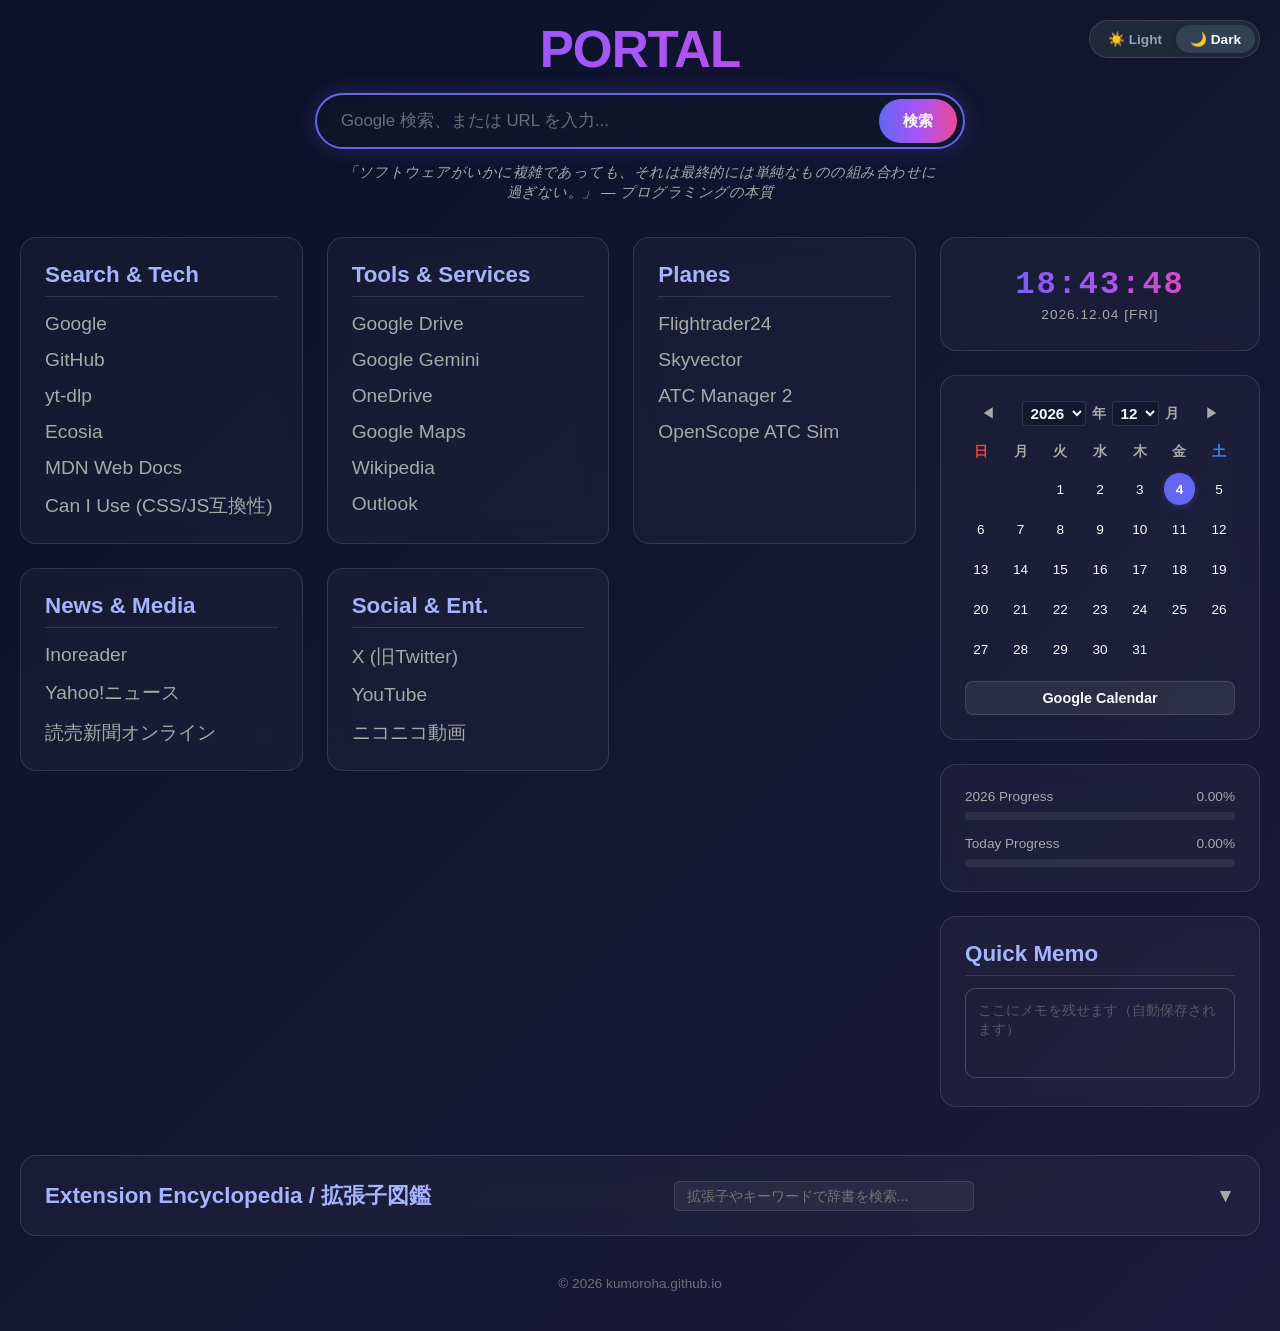
<file: index.html>
<!DOCTYPE html>
<html lang="ja">
<head>
    <meta charset="UTF-8">
    <meta name="viewport" content="width=device-width, initial-scale=1.0">
    <title>Portal Page</title>
    <link rel="stylesheet" href="style.css">
</head>
<body>

    <div class="container">
        <div class="theme-switch-container">
            <button class="theme-btn" id="btnThemeLight">☀️ Light</button>
            <button class="theme-btn" id="btnThemeDark">🌙 Dark</button>
        </div>

        <header>
            <div class="logo">PORTAL</div>
            <div class="search-container">
                <form action="https://www.google.com/search" method="get" target="_blank" class="search-form" id="searchForm">
                    <input type="text" name="q" class="search-input" placeholder="Google 検索、または URL を入力..." autocomplete="off" autofocus>
                    <button type="submit" class="search-button">検索</button>
                </form>
            </div>
            
            <div class="quote-container">
                <p class="quote-text" id="quoteDisplay" title="クリックで別の名言に変更します"></p>
            </div>
        </header>

        <div class="main-layout">
            
            <main class="links-grid">
                
                <div class="category-card">
                    <h2 class="card-title">Search & Tech</h2>
                    <ul class="link-list">
                        <li class="link-item"><a href="https://www.google.com/" target="_blank">Google</a></li>
                        <li class="link-item"><a href="https://github.com/" target="_blank">GitHub</a></li>
                        <li class="link-item"><a href="https://colab.research.google.com/drive/1kxpWt8bKuW-r5UoVAQG9DfjXNrbsHipR" target="_blank">yt-dlp</a></li>
                        <li class="link-item"><a href="https://www.ecosia.org/" target="_blank">Ecosia</a></li>
                        <li class="link-item"><a href="https://developer.mozilla.org/ja/" target="_blank">MDN Web Docs</a></li>
                        <li class="link-item"><a href="https://caniuse.com/" target="_blank">Can I Use (CSS/JS互換性)</a></li>
                    </ul>
                </div>

                <div class="category-card">
                    <h2 class="card-title">Tools & Services</h2>
                    <ul class="link-list">
                        <li class="link-item"><a href="https://drive.google.com/drive/my-drive" target="_blank">Google Drive</a></li>
                        <li class="link-item"><a href="https://gemini.google.com/" target="_blank">Google Gemini</a></li>
                        <li class="link-item"><a href="https://onedrive.live.com/" target="_blank">OneDrive</a></li>
                        <li class="link-item"><a href="https://maps.google.com" target="_blank">Google Maps</a></li>
                        <li class="link-item"><a href="https://www.wikipedia.org" target="_blank">Wikipedia</a></li>
                        <li class="link-item"><a href="https://outlook.live.com/" target="_blank">Outlook</a></li>
                    </ul>
                </div>

                <div class="category-card">
                    <h2 class="card-title">Planes</h2>
                    <ul class="link-list">
                        <li class="link-item"><a href="https://flightrader24.com/" target="_blank">Flightrader24</a></li>
                        <li class="link-item"><a href="https://skyvector.com/" target="_blank">Skyvector</a></li>
                        <li class="link-item"><a href="https://esstudio.site/atc-manager-2/#/" target="_blank">ATC Manager 2</a></li>
                        <li class="link-item"><a href="https://www.openscope.co/" target="_blank">OpenScope ATC Sim</a></li>
                    </ul>
                </div>

                <div class="category-card">
                    <h2 class="card-title">News & Media</h2>
                    <ul class="link-list">
                        <li class="link-item"><a href="https://inoreader.com/" target="_blank">Inoreader</a></li>
                        <li class="link-item"><a href="https://news.yahoo.co.jp/" target="_blank">Yahoo!ニュース</a></li>
                        <li class="link-item"><a href="https://yomiuri.co.jp/" target="_blank">読売新聞オンライン</a></li>
                    </ul>
                </div>

                <div class="category-card">
                    <h2 class="card-title">Social & Ent.</h2>
                    <ul class="link-list">
                        <li class="link-item"><a href="https://x.com/" target="_blank">X (旧Twitter)</a></li>
                        <li class="link-item"><a href="https://www.youtube.com/" target="_blank">YouTube</a></li>
                        <li class="link-item"><a href="https://www.nicovideo.jp/" target="_blank">ニコニコ動画</a></li>
                    </ul>
                </div>

            </main>

            <aside class="sidebar-area">

                <div class="sidebar-card">
                    <div class="clock-container">
                        <div class="clock-time" id="clockTime">00:00:00</div>
                        <div class="clock-date" id="clockDate">----/--/-- ( - )</div>
                    </div>
                </div>
                
                <div class="sidebar-card">
                    <div class="calendar-header-container">
                        <button class="cal-btn" id="prevMonthBtn" title="前の月へ">◀</button>
                        <a href="https://calendar.google.com" target="_blank" class="calendar-link" id="calendarLink" title="クリックで当月へリセット / 新規タブでGoogleカレンダーを起動">2026年 05月</a>
                        <button class="cal-btn" id="nextMonthBtn" title="次の月へ">▶</button>
                    </div>
                    <div class="calendar-grid" id="calendarGrid">
                        <div class="weekday">日</div>
                        <div class="weekday">月</div>
                        <div class="weekday">火</div>
                        <div class="weekday">水</div>
                        <div class="weekday">木</div>
                        <div class="weekday">金</div>
                        <div class="weekday">土</div>
                    </div>
                </div>

                <div class="sidebar-card">
                    <div class="progress-meta">
                        <span id="progressYearText">2026 Progress</span>
                        <span id="progressPercent">0.00%</span>
                    </div>
                    <div class="progress-bar-container" style="margin-bottom: 16px;">
                        <div class="progress-bar-fill" id="progressBarFill"></div>
                    </div>

                    <div class="progress-meta">
                        <span>Today Progress</span>
                        <span id="progressDayPercent">0.00%</span>
                    </div>
                    <div class="progress-bar-container">
                        <div class="progress-bar-fill" id="progressBarDayFill"></div>
                    </div>
                </div>

                <div class="sidebar-card">
                    <h2 class="card-title" style="margin-bottom: 12px;">Quick Memo</h2>
                    <textarea class="memo-textarea" id="quickMemo" placeholder="ここにメモを残せます（自動保存されます）"></textarea>
                </div>

            </aside>

            <div class="category-card extension-encyclopedia-card" style="margin-top: 24px; width: 100%; box-sizing: border-box;">
                <div id="extHeader" style="display: flex; justify-content: space-between; align-items: center; user-select: none;">
                    <h2 class="card-title" style="margin-bottom: 0; border-bottom: none; padding-bottom: 0; cursor: pointer;">Extension Encyclopedia / 拡張子図鑑</h2>
                    
                    <div style="flex-grow: 1; max-width: 300px; margin: 0 24px;">
                        <input type="text" id="extSearchInput" placeholder="拡張子やキーワードで辞書を検索..." 
                               style="width: 100%; padding: 6px 12px; font-size: 0.9rem; border: 1px solid var(--card-border); border-radius: 6px; background: rgba(255, 255, 255, 0.05); color: var(--text-main); outline: none; transition: border-color 0.3s;">
                    </div>

                    <span id="extToggleIcon" style="font-size: 1.2rem; color: var(--text-muted); transition: transform 0.3s ease; cursor: pointer;">▼</span>
                </div>
                
                <div id="extContent" style="max-height: 0; overflow: hidden; transition: max-height 0.4s ease-in-out, margin-top 0.4s ease;">
                    <div id="extGrid" style="padding-top: 16px; border-top: 1px solid var(--card-border);">
                    </div>
                </div>
            </div>

        </div> </div> <footer>
        © 2026 kumoroha.github.io
    </footer>

    <script src="hairetsu.js?v="225"></script>
    <script src="script.js?v=225"></script>
</body>
</html>
</file>
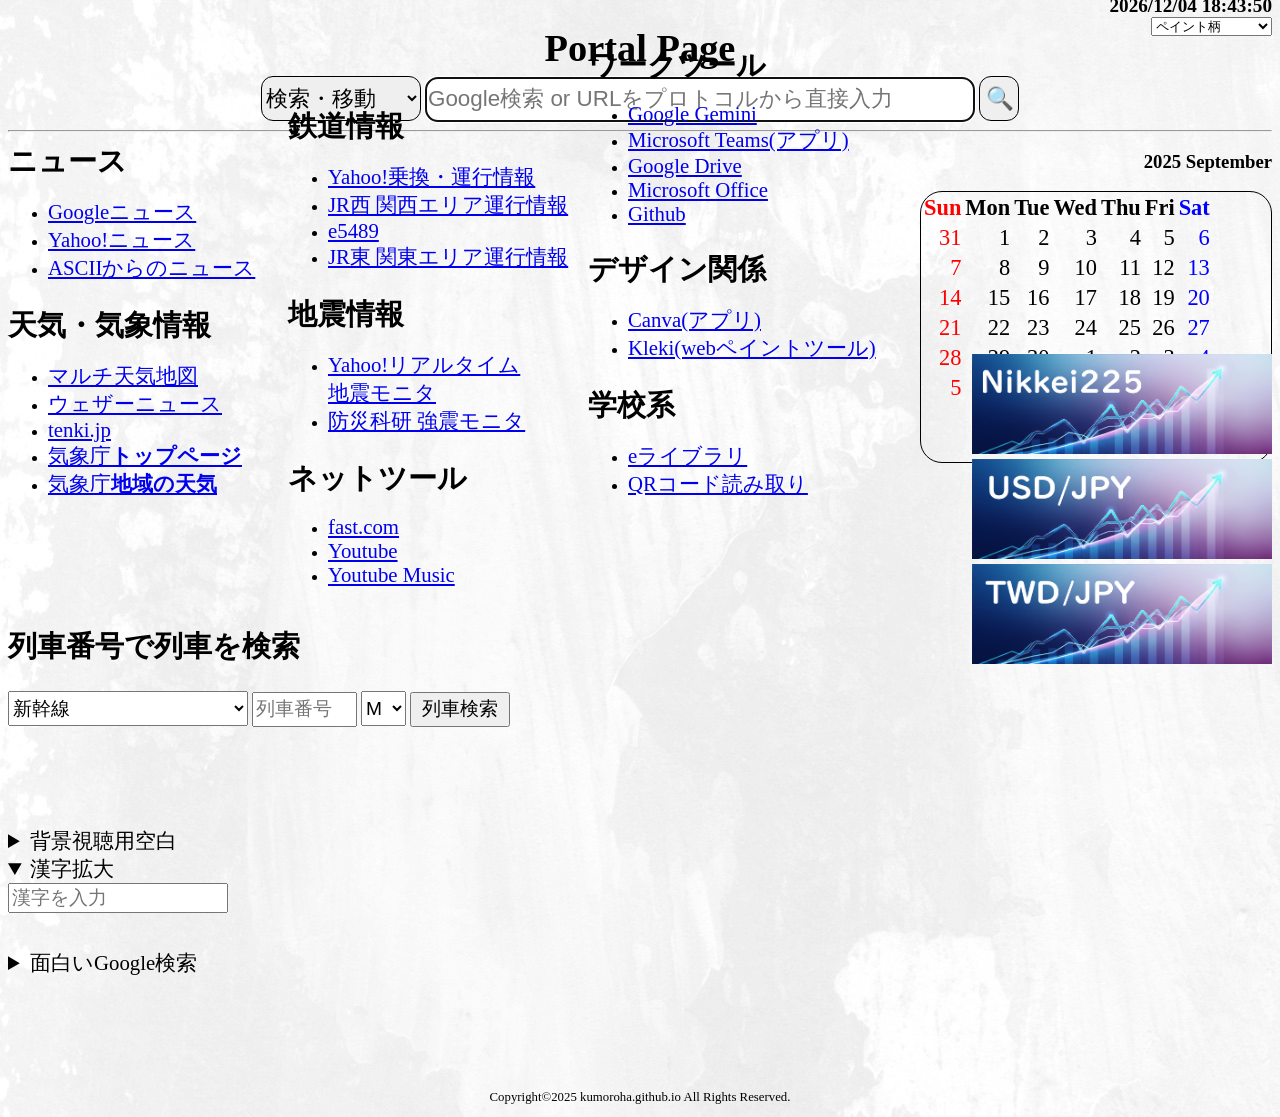
<file: old.html>
<!DOCTYPE html>
<html lang="ja">
    <head>
        <meta name="viewport" content="width=device-width", initial-scale="1.0">
        <meta charset="UTF-8">
        <link rel="stylesheet" href="portal.css"/>
        <title>Portal</title>
    </head>
    <body><!--background="rem2.png"-->
        <h1 id="midashi">Portal&nbsp;Page</h1>
        <h2 id="time"></h2>
        <div id="haikeis">
            <select id="haikei">
                <option value="rem-zero">レム[ゼロから]</option>
                <option value="rem">レム[ノーマル]</option>
                <!--<option value="rem-d">レム[ダブル]</option>-->
                <option value="paint" selected>ペイント柄</option>
                <option value="white">真っ白[背景なし]</option>
                <option value="custom">カスタム</option>
            </select>
        </div>
        <div id="kensaku">
            <select id="sentaku">
                <option value="search">検索・移動</option>
                <option value="realtime">リアルタイム (X)</option>
                <option value="gyotakun">魚拓(名前)</option>
                <option value="gyotaku">魚拓(URL)</option>
                <option value="tashiro">起動</option>
            </select>
            <input type="search" id="searchbox" placeholder="Google検索&nbsp;or&nbsp;URLをプロトコルから直接入力" list="aucomp" autocomplete="off">
            <div id="yosoku" tabindex="-1"></div>
            <input type="button" id="searchbtn" value="🔍" onclick="search()">
        </div>

        <hr>

        <div id="calmid">
            <h3>2025&nbsp;September</h3>
            <div id="calender">
                <table>
                    <tr>
                        <th class="sun">Sun</th>
                        <th>Mon</th>
                        <th>Tue</th>
                        <th>Wed</th>
                        <th>Thu</th>
                        <th>Fri</th>
                        <th class="sat">Sat</th>
                    </tr>
                    <tr>
                        <td class="sun">31</td>
                        <td>1</td>
                        <td>2</td>
                        <td>3</td>
                        <td>4</td>
                        <td>5</td>
                        <td class="sat">6</td>
                    </tr>
                    <tr>
                        <td class="sun">7</td>
                        <td>8</td>
                        <td>9</td>
                        <td>10</td>
                        <td>11</td>
                        <td>12</td>
                        <td class="sat">13</td>
                    </tr>
                    <tr>
                        <td class="sun">14</td>
                        <td>15</td>
                        <td>16</td>
                        <td>17</td>
                        <td>18</td>
                        <td>19</td>
                        <td class="sat">20</td>
                    </tr>
                    <tr>
                        <td class="sun">21</td>
                        <td>22</td>
                        <td>23</td>
                        <td>24</td>
                        <td>25</td>
                        <td>26</td>
                        <td class="sat">27</td>
                    </tr>
                    <tr>
                        <td class="sun">28</td>
                        <td>29</td>
                        <td>30</td>
                        <td>1</td>
                        <td>2</td>
                        <td>3</td>
                        <td class="sat">4</td>
                    </tr>
                    <tr>
                        <td class="sun">5</td>
                        <td>6</td>
                        <td>7</td>
                        <td>8</td>
                        <td>9</td>
                        <td>10</td>
                        <td class="sat">11</td>
                    </tr>
                </table>
            </div>
        </div>

        <div class="links">

            <div id="newslinks">
                <h2>ニュース</h2>
                <ul>
                    <li><a href="https://news.google.com/" target="_blank">Googleニュース</a></li>
                    <li><a href="https://news.yahoo.co.jp/" target="_blank">Yahoo!ニュース</a></li>
                    <li><a href="#ascii">ASCIIからのニュース</a></li>
                </ul>
            </div>

            <div id="tenkilinks">
                <h2>天気・気象情報</h2>
                <ul>
                    <li><a href="leaflet/weather.html" target="_blank">マルチ天気地図</a></li>
                    <li><a href="https://weathernews.jp/" target="_blank">ウェザーニュース</a></li>
                    <li><a href="https://tenki.jp/" target="_blank">tenki.jp</a></li>
                    <li><a href="https://www.jma.go.jp/" target="_blank">気象庁<strong>トップページ</strong></a></li>
                    <li><a href="https://www.jma.go.jp/bosai/#pattern=forecast" target="_blank">気象庁<strong>地域の天気</strong></a></li>
                </ul>
            </div>

            <div id="trainlinks">
                <h2>鉄道情報</h2>
                <ul>
                    <li><a href="https://transit.yahoo.co.jp/" target="_blank">Yahoo!乗換・運行情報</a></li>
                    <li><a href="https://trafficinfo.westjr.co.jp/kinki.html" target="_blank">JR西&nbsp;関西エリア運行情報</a></li>
                    <li><a href="https://e5489.jr-odekake.net/e5489/cspc/CBTopMenuPC" target="_blank">e5489</a></li>
                    <li><a href="https://traininfo.jreast.co.jp/train_info/kanto.aspx" target="_blank">JR東&nbsp;関東エリア運行情報</a></li>
                </ul>
            </div>

            <div id="zisinlinks">
                <h2>地震情報</h2>
                <ul>
                    <li><a href="https://typhoon.yahoo.co.jp/weather/jp/earthquake/kyoshin/" target="_blank">Yahoo!リアルタイム<br>地震モニタ</a></li>
                    <li><a href="http://www.kmoni.bosai.go.jp/" target="_blank">防災科研&nbsp;強震モニタ</a></li>
                </ul>
            </div>

            <div id="netlinks">
                <h2>ネットツール</h2>
                <ul>
                    <li><a href="https://fast.com/" target="_blank">fast.com</a></li>
                    <li><a href="https://youtube.com/" target="_blank">Youtube</a></li>
                    <li><a href="https://music.youtube.com/" target="_blank">Youtube&nbsp;Music</a></li>
                </ul>
            </div>

            <div id="wtoollinks">
                <h2>ワークツール</h2>
                <ul>
                    <li><a href="https://gemini.google.com/app" target="_blank">Google&nbsp;Gemini</a></li>
                    <li><a href="https://teams.microsoft.com/v2/" target="_blank">Microsoft&nbsp;Teams(アプリ)</a></li>
                    <li><a href="https://drive.google.com/" target="_blank">Google&nbsp;Drive</a></li>
                    <li><a href="https://www.office.com/" target="_blank">Microsoft&nbsp;Office</a></li>
                    <li><a href="https://github.com" target="_blank">Github</a></li>
                </ul>
            </div>

            <div id="designlinks">
                <h2>デザイン関係</h2>
                <ul>
                    <li><a href="https://canva.com/" target="_blank">Canva(アプリ)</a></li>
                    <li><a href="https://kleki.com/?lang=ja" target="_blank">Kleki(webペイントツール)</a></li>
                </ul>
            </div>

            <div id="schoollinks">
                <h2>学校系</h2>
                <ul>
                    <li><a href="https://ela.education.ne.jp/AX2m1AzTociOEAskSooCkIcSgcU2qAoQygqkWkYIaa8/students" target="_blank">eライブラリ</a></li>
                    <li><a href="https://qrcode.onl.jp/" target="_blank">QRコード読み取り</a></li>
                </ul>
            </div>

        </div><!--links終わり-->

        <div id="flink">
            <a href="https://google.com/search?q=N225&ie=UTF-8" target="_blank"><img src="banner_n225.png" id="n225" class="fpic"></a>
            <a href="https://google.com/search?q=USD%2FJPY&ie=UTF-8" target="_blank"><img src="banner_usd.png" id="usd" class="fpic"></a>
            <a href="https://google.com/search?q=TWD%2FJPY&ie=UTF-8" target="_blank"><img src="banner_twd.png" id="twd" class="fpic"></a>
        </div>

        <div id="trains">
            <h2>列車番号で列車を検索</h2>
            <select id="tcomp">
                <option value="新幹線">新幹線</option>
                <option value="JR北海道">JR北海道</option>
                <option value="JR東日本">JR東日本</option>
                <option value="JR東海">JR東海</option>
                <option value="JR西日本">JR西日本</option>
                <option value="JR四国">JR四国</option>
                <option value="JR九州">JR九州</option>
                <option value="JR貨物">JR貨物</option>
                <option value="">その他（会社名無記名で）</option>
            </select>
            <input type="search" id="trainid" placeholder="列車番号">
            <select id="tcode">
                <option value="M">M</option>
                <option value="D">D</option>
                <option value="レ">レ（なし）</option>
                <option value="A">A</option>
                <option value="B">B</option>
                <option value="C">C</option>
                <option value="E">E</option>
                <option value="G">G</option>
                <option value="H">H</option>
                <option value="K">K</option>
                <option value="S">S</option>
                <option value="T">T</option>
            </select>
            <input type="button" id="ts" value="列車検索" onclick="ts()">
        </div>

        <details id="kaigyo">
            <summary>背景視聴用空白</summary>
            <div id="hbr"></div>
        </details>

        <details id="kanji-kaku" open>
            <summary>漢字拡大</summary>
            <input type="search" id="kanji" placeholder="漢字を入力">
            <div id="kanji-l"></div>
        </details>

        <br><br>

        <details id="funnys">
            <summary>面白いGoogle検索</summary>
            <ul>
                <li><a href="https://google.com/search?q=出口&ie=UTF-8" target="_blank">「出口」</a></li>
                <li><a href="https://google.com/search?q=Minecraft&ie=UTF-8" target="_blank">「Minecraft」</a></li>
                <li><a href="https://google.com/search?q=トマト祭り&ie=UTF-8" target="_blank">「トマト祭り」</a></li>
                <li><a href="https://google.com/search?q=askew&ie=UTF-8" target="_blank">「askew」</a></li>
                <li><a href="https://google.com/search?q=一回転&ie=UTF-8" target="_blank">「一回転」</a></li>
                <li><a href="https://google.com/search?q=blink+tag&ie=UTF-8" target="_blank">「blink&nbsp;tag」</a></li>
                <li><a href="https://google.com/search?q=Festivus&ie=UTF-8" target="_blank">「Festivus」</a></li>
                <li><a href="https://google.com/search?q=三目並べ&&ie=UTF-8" target="_blank">「三目並べ」</a></li>
                <li><a href="https://google.com/search?q=マインスイーパー&ie=UTF-8" target="_blank">「マインスイーパー」</a></li>
                <li><a href="https://google.com/search?q=スーパーマリオブラザーズ&ie=UTF-8" target="_blank">「スーパーマリオブラザーズ」</a></li>
                <li><a href="https://google.com/search?q=ヘビゲーム&ie=UTF-8" target="_blank">「ヘビゲーム」</a></li>
            </ul>
        </details>

        <div id="kuhaku"></div>

        <p id="c">Copyright&copy;2025&nbsp;kumoroha.github.io&nbsp;All&nbsp;Rights&nbsp;Reserved.</p>

        <script src="clock.js"></script>
        <script src="set.js"></script>
        <script src="suggest.js"></script>
        <script src="portal.js"></script>
    </body>
</html>
</file>
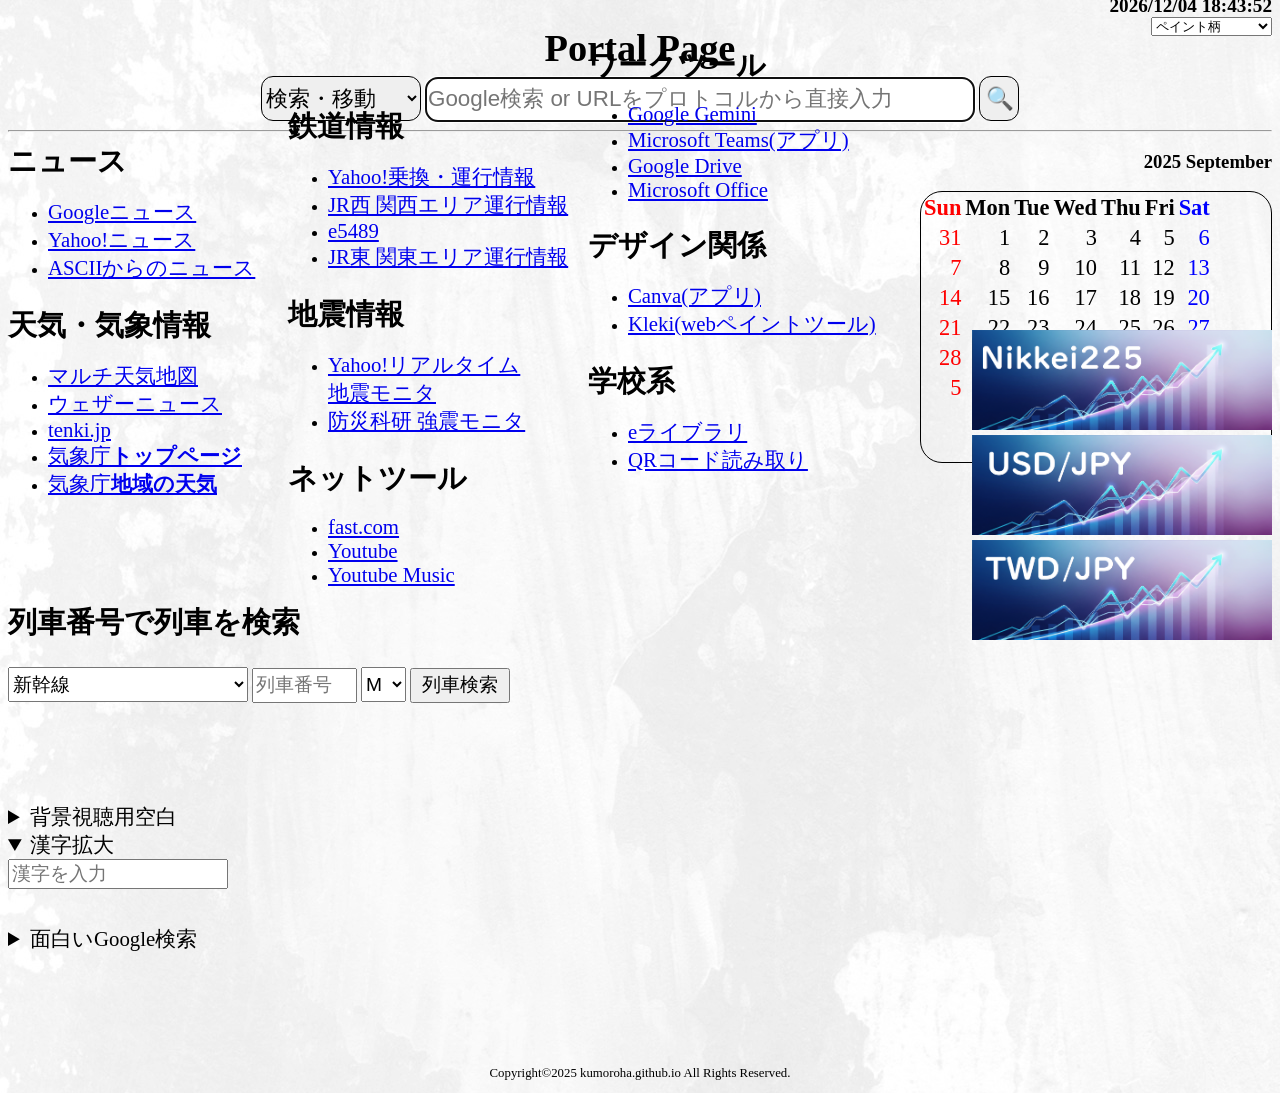
<file: portal.html>
<!DOCTYPE html>
<html lang="ja">
    <head>
        <meta name="viewport" content="width=device-width", initial-scale="1.0">
        <meta charset="UTF-8">
        <link rel="stylesheet" href="portal.css"/>
        <title>Portal</title>
    </head>
    <body><!--background="rem2.png"-->
        <h1 id="midashi">Portal&nbsp;Page</h1>
        <h2 id="time"></h2>
        <div id="haikeis">
            <select id="haikei">
                <option value="rem-zero">レム[ゼロから]</option>
                <option value="rem">レム[ノーマル]</option>
                <!--<option value="rem-d">レム[ダブル]</option>-->
                <option value="paint" selected>ペイント柄</option>
                <option value="white">真っ白[背景なし]</option>
                <option value="custom">カスタム</option>
            </select>
        </div>
        <div id="kensaku">
            <select id="sentaku">
                <option value="search">検索・移動</option>
                <option value="realtime">リアルタイム (X)</option>
                <option value="gyotakun">魚拓(名前)</option>
                <option value="gyotaku">魚拓(URL)</option>
                <option value="tashiro">起動</option>
            </select>
            <input type="search" id="searchbox" placeholder="Google検索&nbsp;or&nbsp;URLをプロトコルから直接入力" list="aucomp" autocomplete="off">
            <div id="yosoku" tabindex="-1"></div>
            <input type="button" id="searchbtn" value="🔍" onclick="search()">
        </div>

        <hr>

        <div id="calmid">
            <h3>2025&nbsp;September</h3>
            <div id="calender">
                <table>
                    <tr>
                        <th class="sun">Sun</th>
                        <th>Mon</th>
                        <th>Tue</th>
                        <th>Wed</th>
                        <th>Thu</th>
                        <th>Fri</th>
                        <th class="sat">Sat</th>
                    </tr>
                    <tr>
                        <td class="sun">31</td>
                        <td>1</td>
                        <td>2</td>
                        <td>3</td>
                        <td>4</td>
                        <td>5</td>
                        <td class="sat">6</td>
                    </tr>
                    <tr>
                        <td class="sun">7</td>
                        <td>8</td>
                        <td>9</td>
                        <td>10</td>
                        <td>11</td>
                        <td>12</td>
                        <td class="sat">13</td>
                    </tr>
                    <tr>
                        <td class="sun">14</td>
                        <td>15</td>
                        <td>16</td>
                        <td>17</td>
                        <td>18</td>
                        <td>19</td>
                        <td class="sat">20</td>
                    </tr>
                    <tr>
                        <td class="sun">21</td>
                        <td>22</td>
                        <td>23</td>
                        <td>24</td>
                        <td>25</td>
                        <td>26</td>
                        <td class="sat">27</td>
                    </tr>
                    <tr>
                        <td class="sun">28</td>
                        <td>29</td>
                        <td>30</td>
                        <td>1</td>
                        <td>2</td>
                        <td>3</td>
                        <td class="sat">4</td>
                    </tr>
                    <tr>
                        <td class="sun">5</td>
                        <td>6</td>
                        <td>7</td>
                        <td>8</td>
                        <td>9</td>
                        <td>10</td>
                        <td class="sat">11</td>
                    </tr>
                </table>
            </div>
        </div>

        <div class="links">

            <div id="newslinks">
                <h2>ニュース</h2>
                <ul>
                    <li><a href="https://news.google.com/" target="_blank">Googleニュース</a></li>
                    <li><a href="https://news.yahoo.co.jp/" target="_blank">Yahoo!ニュース</a></li>
                    <li><a href="#ascii">ASCIIからのニュース</a></li>
                </ul>
            </div>

            <div id="tenkilinks">
                <h2>天気・気象情報</h2>
                <ul>
                    <li><a href="leaflet/weather.html" target="_blank">マルチ天気地図</a></li>
                    <li><a href="https://weathernews.jp/" target="_blank">ウェザーニュース</a></li>
                    <li><a href="https://tenki.jp/" target="_blank">tenki.jp</a></li>
                    <li><a href="https://www.jma.go.jp/" target="_blank">気象庁<strong>トップページ</strong></a></li>
                    <li><a href="https://www.jma.go.jp/bosai/#pattern=forecast" target="_blank">気象庁<strong>地域の天気</strong></a></li>
                </ul>
            </div>

            <div id="trainlinks">
                <h2>鉄道情報</h2>
                <ul>
                    <li><a href="https://transit.yahoo.co.jp/" target="_blank">Yahoo!乗換・運行情報</a></li>
                    <li><a href="https://trafficinfo.westjr.co.jp/kinki.html" target="_blank">JR西&nbsp;関西エリア運行情報</a></li>
                    <li><a href="https://e5489.jr-odekake.net/e5489/cspc/CBTopMenuPC" target="_blank">e5489</a></li>
                    <li><a href="https://traininfo.jreast.co.jp/train_info/kanto.aspx" target="_blank">JR東&nbsp;関東エリア運行情報</a></li>
                </ul>
            </div>

            <div id="zisinlinks">
                <h2>地震情報</h2>
                <ul>
                    <li><a href="https://typhoon.yahoo.co.jp/weather/jp/earthquake/kyoshin/" target="_blank">Yahoo!リアルタイム<br>地震モニタ</a></li>
                    <li><a href="http://www.kmoni.bosai.go.jp/" target="_blank">防災科研&nbsp;強震モニタ</a></li>
                </ul>
            </div>

            <div id="netlinks">
                <h2>ネットツール</h2>
                <ul>
                    <li><a href="https://fast.com/" target="_blank">fast.com</a></li>
                    <li><a href="https://youtube.com/" target="_blank">Youtube</a></li>
                    <li><a href="https://music.youtube.com/" target="_blank">Youtube&nbsp;Music</a></li>
                </ul>
            </div>

            <div id="wtoollinks">
                <h2>ワークツール</h2>
                <ul>
                    <li><a href="https://gemini.google.com/app" target="_blank">Google&nbsp;Gemini</a></li>
                    <li><a href="https://teams.microsoft.com/v2/" target="_blank">Microsoft&nbsp;Teams(アプリ)</a></li>
                    <li><a href="https://drive.google.com/" target="_blank">Google&nbsp;Drive</a></li>
                    <li><a href="https://www.office.com/" target="_blank">Microsoft&nbsp;Office</a></li>
                </ul>
            </div>

            <div id="designlinks">
                <h2>デザイン関係</h2>
                <ul>
                    <li><a href="https://canva.com/" target="_blank">Canva(アプリ)</a></li>
                    <li><a href="https://kleki.com/?lang=ja" target="_blank">Kleki(webペイントツール)</a></li>
                </ul>
            </div>

            <div id="schoollinks">
                <h2>学校系</h2>
                <ul>
                    <li><a href="https://ela.education.ne.jp/AX2m1AzTociOEAskSooCkIcSgcU2qAoQygqkWkYIaa8/students" target="_blank">eライブラリ</a></li>
                    <li><a href="https://qrcode.onl.jp/" target="_blank">QRコード読み取り</a></li>
                </ul>
            </div>

        </div><!--links終わり-->

        <div id="flink">
            <a href="https://google.com/search?q=N225&ie=UTF-8" target="_blank"><img src="banner_n225.png" id="n225" class="fpic"></a>
            <a href="https://google.com/search?q=USD%2FJPY&ie=UTF-8" target="_blank"><img src="banner_usd.png" id="usd" class="fpic"></a>
            <a href="https://google.com/search?q=TWD%2FJPY&ie=UTF-8" target="_blank"><img src="banner_twd.png" id="twd" class="fpic"></a>
        </div>

        <div id="trains">
            <h2>列車番号で列車を検索</h2>
            <select id="tcomp">
                <option value="新幹線">新幹線</option>
                <option value="JR北海道">JR北海道</option>
                <option value="JR東日本">JR東日本</option>
                <option value="JR東海">JR東海</option>
                <option value="JR西日本">JR西日本</option>
                <option value="JR四国">JR四国</option>
                <option value="JR九州">JR九州</option>
                <option value="JR貨物">JR貨物</option>
                <option value="">その他（会社名無記名で）</option>
            </select>
            <input type="search" id="trainid" placeholder="列車番号">
            <select id="tcode">
                <option value="M">M</option>
                <option value="D">D</option>
                <option value="レ">レ（なし）</option>
                <option value="A">A</option>
                <option value="B">B</option>
                <option value="C">C</option>
                <option value="E">E</option>
                <option value="G">G</option>
                <option value="H">H</option>
                <option value="K">K</option>
                <option value="S">S</option>
                <option value="T">T</option>
            </select>
            <input type="button" id="ts" value="列車検索" onclick="ts()">
        </div>

        <details id="kaigyo">
            <summary>背景視聴用空白</summary>
            <div id="hbr"></div>
        </details>

        <details id="kanji-kaku" open>
            <summary>漢字拡大</summary>
            <input type="search" id="kanji" placeholder="漢字を入力">
            <div id="kanji-l"></div>
        </details>

        <br><br>

        <details id="funnys">
            <summary>面白いGoogle検索</summary>
            <ul>
                <li><a href="https://google.com/search?q=出口&ie=UTF-8" target="_blank">「出口」</a></li>
                <li><a href="https://google.com/search?q=Minecraft&ie=UTF-8" target="_blank">「Minecraft」</a></li>
                <li><a href="https://google.com/search?q=トマト祭り&ie=UTF-8" target="_blank">「トマト祭り」</a></li>
                <li><a href="https://google.com/search?q=askew&ie=UTF-8" target="_blank">「askew」</a></li>
                <li><a href="https://google.com/search?q=一回転&ie=UTF-8" target="_blank">「一回転」</a></li>
                <li><a href="https://google.com/search?q=blink+tag&ie=UTF-8" target="_blank">「blink&nbsp;tag」</a></li>
                <li><a href="https://google.com/search?q=Festivus&ie=UTF-8" target="_blank">「Festivus」</a></li>
                <li><a href="https://google.com/search?q=三目並べ&&ie=UTF-8" target="_blank">「三目並べ」</a></li>
                <li><a href="https://google.com/search?q=マインスイーパー&ie=UTF-8" target="_blank">「マインスイーパー」</a></li>
                <li><a href="https://google.com/search?q=スーパーマリオブラザーズ&ie=UTF-8" target="_blank">「スーパーマリオブラザーズ」</a></li>
                <li><a href="https://google.com/search?q=ヘビゲーム&ie=UTF-8" target="_blank">「ヘビゲーム」</a></li>
            </ul>
        </details>

        <div id="kuhaku"></div>

        <p id="c">Copyright&copy;2025&nbsp;kumoroha.github.io&nbsp;All&nbsp;Rights&nbsp;Reserved.</p>

        <script src="clock.js"></script>
        <script src="set.js"></script>
        <script src="suggest.js"></script>
        <script src="portal.js"></script>
    </body>
</html>
</file>
<file: style.css>
/* ==========================================================================
   style.css - Portal Page Design System (4-Column Edition)
   ========================================================================== */

/* --- デザインシステム & 変数 --- */
:root {
    /* ライトテーマ変数 */
    --bg-gradient: linear-gradient(135deg, #e0e8f5 0%, #e2e8f0 50%, #f5e3e6 100%);
    --card-bg: rgba(255, 255, 255, 0.65);
    --card-border: #cbd5e1;
    --card-hover-border: #94a3b8;
    --text-main: #0f172a;
    --text-muted: #333333;
    --search-bg: #ffffff;
    --search-border: #94a3b8;
    --search-focus-border: #3b82f6;
    --search-focus-glow: rgba(59, 130, 246, 0.15);
    --accent-color: #2563eb;
    --accent-gradient: linear-gradient(to right, #2563eb, #3b82f6, #06b6d4);
    --toggle-bg: #cbd5e1;
    --cal-today-bg: #2563eb;
    --cal-today-text: #ffffff;
    --bar-bg: #e2e8f0;
    
    /* ボタン用追加変数 */
    --btn-active-bg: #ffffff;
    --btn-active-text: #0f172a;
    --btn-inactive-text: #64748b;
}

[data-theme="dark"] {
    /* ダークテーマ変数 */
    --bg-gradient: linear-gradient(135deg, #0a1128 0%, #1c1a3a 50%, #0d0c1d 100%);
    --card-bg: rgba(255, 255, 255, 0.03);
    --card-border: rgba(255, 255, 255, 0.12);
    --card-hover-border: rgba(99, 102, 241, 0.5);
    --text-main: #f8fafc;
    --text-muted: #a9a9a9;
    --search-bg: rgba(15, 23, 42, 0.6);
    --search-border: rgba(255, 255, 255, 0.2);
    --search-focus-border: #6366f1;
    --search-focus-glow: rgba(99, 102, 241, 0.25);
    --accent-color: #a5b4fc;
    --accent-gradient: linear-gradient(to right, #6366f1, #a855f7, #ec4899);
    --toggle-bg: #1e293b;
    --cal-today-bg: #6366f1;
    --cal-today-text: #ffffff;
    --bar-bg: rgba(255, 255, 255, 0.07);
    
    /* ボタン用追加変数 */
    --btn-active-bg: #334155;
    --btn-active-text: #f8fafc;
    --btn-inactive-text: #94a3b8;
}

/* --- 基本スタイル --- */
* {
    box-sizing: border-box;
    margin: 0;
    padding: 0;
}

body {
    font-family: 'Helvetica Neue', Arial, 'Hiragino Kaku Gothic ProN', 'Hiragino Sans', Meiryo, sans-serif;
    background: var(--bg-gradient);
    background-size: 200% 200%;
    animation: gradientMove 12s ease infinite;
    color: var(--text-main);
    min-height: 100vh;
    padding: 10px 20px 40px 20px;
    display: flex;
    flex-direction: column;
    align-items: center;
    transition: background 0.4s ease, color 0.4s ease;
}

@keyframes gradientMove {
    0% { background-position: 0% 50%; }
    50% { background-position: 100% 50%; }
    100% { background-position: 0% 50%; }
}

.container {
    width: 100%;
    max-width: 1240px;
    position: relative;
}

/* --- テーマ切り替えボタン --- */
.theme-switch-container {
    position: absolute;
    top: 10px;
    right: 0;
    display: flex;
    align-items: center;
    z-index: 10;
    background: var(--toggle-bg);
    padding: 4px;
    border-radius: 20px;
    border: 1px solid var(--card-border);
    backdrop-filter: blur(10px);
    -webkit-backdrop-filter: blur(10px);
}

.theme-btn {
    background: transparent;
    border: none;
    padding: 6px 14px;
    border-radius: 16px;
    font-size: 0.85rem;
    font-weight: 600;
    color: var(--btn-inactive-text);
    cursor: pointer;
    transition: all 0.25s ease;
    display: flex;
    align-items: center;
    gap: 4px;
    user-select: none;
}

.theme-btn.active {
    background: var(--btn-active-bg);
    color: var(--btn-active-text);
    box-shadow: 0 2px 6px rgba(0, 0, 0, 0.15);
}

/* --- ヘッダー / Google 検索セクション --- */
header {
    text-align: center;
    margin-bottom: 35px;
    padding: 10px 0 0 0;
}

.logo {
    font-size: 3.2rem;
    font-weight: 700;
    letter-spacing: -1px;
    margin-bottom: 15px;
    background: var(--accent-gradient);
    -webkit-background-clip: text;
    -webkit-text-fill-color: transparent;
}

.search-container {
    max-width: 650px;
    margin: 0 auto;
}

.search-form {
    display: flex;
    align-items: center;
    background: var(--search-bg);
    border: 2px solid var(--search-border);
    border-radius: 30px;
    padding: 4px 6px 4px 24px;
    transition: all 0.3s ease;
    backdrop-filter: blur(10px);
    box-shadow: 0 4px 15px rgba(0, 0, 0, 0.05);
}

.search-form:focus-within {
    border-color: var(--search-focus-border);
    box-shadow: 0 0 20px var(--search-focus-glow), 0 4px 15px rgba(0, 0, 0, 0.08);
    transform: translateY(-1px);
}

.search-input {
    flex: 1;
    background: transparent;
    border: none;
    outline: none;
    color: var(--text-main);
    font-size: 1.05rem;
    height: 44px;
}

.search-input::placeholder {
    color: var(--text-muted);
    opacity: 0.6;
}

.search-button {
    background: var(--accent-gradient);
    border: none;
    color: white;
    padding: 0 24px;
    height: 44px;
    border-radius: 22px;
    font-size: 0.95rem;
    font-weight: 600;
    cursor: pointer;
    transition: opacity 0.2s;
}

.search-button:hover {
    opacity: 0.9;
}

/* --- ランダム名言・格言用スタイル --- */
.quote-container {
    margin-top: 12px;
    min-height: 24px;
    display: flex;
    justify-content: center;
    align-items: center;
}

.quote-text {
    font-size: 0.9rem;
    color: var(--text-muted);
    font-style: italic;
    letter-spacing: 0.5px;
    cursor: pointer;
    transition: color 0.3s ease, opacity 0.3s ease;
    max-width: 600px;
    line-height: 1.4;
    opacity: 1;
}

.quote-text:hover {
    color: var(--text-main);
}

/* --- メインレイアウト（4カラム・グリッドシステム） --- */
.main-layout {
    display: grid;
    /* パソコン・iPad横：左3カラム(均等割り) ＋ 右1カラム(320px固定) の計4カラムを構成 */
    grid-template-columns: repeat(3, minmax(0, 1fr)) 320px;
    gap: 24px;
    align-items: flex-start;
    width: 100%;
}

/* 左側3列：リンク集コンテナ */
.links-grid {
    grid-column: span 3; /* 全4列のうち左から3列分をダイナミックに独占 */
    display: grid;
    /* その内側で、カテゴリカードを3列で綺麗に横並びにする */
    grid-template-columns: repeat(3, minmax(0, 1fr));
    gap: 24px;
}

/* 右側4列目：サイドバーエリア */
.sidebar-area {
    grid-column: 4; /* 明示的に4番目の列に配置 */
    display: flex;
    flex-direction: column;
    gap: 24px;
}

/* 最下部全占領：拡張子図鑑カード */
.extension-encyclopedia-card {
    grid-column: 1 / -1; /* 1カラム目から最後の右端列まで全てをぶち抜きで占領 */
}

/* カードの共通デザイン */
.category-card, .sidebar-card {
    background: var(--card-bg);
    border: 1px solid var(--card-border);
    border-radius: 16px;
    padding: 24px;
    backdrop-filter: blur(12px);
    -webkit-backdrop-filter: blur(12px);
    transition: all 0.3s ease;
}

.category-card:hover, .sidebar-card:hover {
    border-color: var(--card-hover-border);
    transform: translateY(-4px);
}

[data-theme="dark"] .category-card:hover, [data-theme="dark"] .sidebar-card:hover {
    box-shadow: 0 10px 30px rgba(0, 0, 0, 0.4), 0 0 20px rgba(99, 102, 241, 0.05);
}

[data-theme="light"] .category-card:hover, [data-theme="light"] .sidebar-card:hover {
    box-shadow: 0 10px 25px rgba(0, 0, 0, 0.08);
}

.card-title {
    font-size: 1.4rem;
    font-weight: 600;
    margin-bottom: 16px;
    color: var(--accent-color);
    border-bottom: 1px solid var(--card-border);
    padding-bottom: 8px;
}

/* リンクアイテム */
.link-list {
    list-style: none;
}

.link-item {
    margin-bottom: 14px;
}

.link-item:last-child {
    margin-bottom: 0;
}

.link-item a {
    color: var(--text-muted);
    text-decoration: none;
    font-size: 1.2rem;
    transition: color 0.2s ease, padding-left 0.2s ease;
    display: inline-block;
}

.link-item a:hover {
    color: var(--text-main);
    padding-left: 4px;
}

/* --- デジタルクロックスタイル --- */
.clock-container {
    text-align: center;
    padding: 4px 0;
}
.clock-time {
    font-family: 'Consolas', 'Courier New', monospace;
    font-size: 2rem;
    font-weight: 700;
    letter-spacing: 2px;
    background: var(--accent-gradient);
    -webkit-background-clip: text;
    -webkit-text-fill-color: transparent;
}
.clock-date {
    font-size: 0.85rem;
    color: var(--text-muted);
    margin-top: 4px;
    letter-spacing: 1px;
}

/* --- カレンダー詳細スタイル --- */
.calendar-header-container {
    display: flex;
    align-items: center;
    justify-content: space-between;
    margin-bottom: 16px;
    padding: 0 8px;
}

.cal-btn {
    background: transparent;
    border: none;
    color: var(--text-muted);
    font-size: 0.9rem;
    cursor: pointer;
    padding: 4px 8px;
    border-radius: 6px;
    transition: all 0.2s ease;
    user-select: none;
}

.cal-btn:hover {
    color: var(--text-main);
    background: var(--bar-bg);
}

.calendar-link {
    font-weight: 700;
    font-size: 1.1rem;
    letter-spacing: 1px;
    color: var(--text-main);
    text-decoration: none;
    display: inline-block;
    transition: color 0.2s ease;
}

.calendar-link:hover {
    color: var(--accent-color);
    text-decoration: underline;
}

.calendar-grid {
    display: grid;
    grid-template-columns: repeat(7, 1fr);
    gap: 8px;
    text-align: center;
    font-size: 0.85rem;
}

.weekday {
    font-weight: 600;
    color: var(--text-muted);
    padding-bottom: 4px;
}

.weekday:nth-child(7) { color: #3b82f6; } 
.weekday:nth-child(1) { color: #ef4444; } 

.day {
    height: 32px;
    display: flex;
    align-items: center;
    justify-content: center;
    border-radius: 50%;
    color: var(--text-main);
}

.day.empty {
    cursor: default;
}

.day.today {
    background: var(--cal-today-bg);
    color: var(--cal-today-text) !important;
    font-weight: 700;
    box-shadow: 0 2px 8px var(--search-focus-glow);
}

/* --- Progress バースタイル --- */
.progress-meta {
    display: flex;
    justify-content: space-between;
    font-size: 0.85rem;
    color: var(--text-muted);
    margin-bottom: 8px;
}
.progress-bar-container {
    background: var(--bar-bg);
    border-radius: 6px;
    height: 8px;
    overflow: hidden;
    position: relative;
}
.progress-bar-fill {
    height: 100%;
    background: var(--accent-gradient);
    width: 0%;
    transition: width 1s cubic-bezier(0.4, 0, 0.2, 1);
    border-radius: 6px;
}

/* --- 一言ガラスメモスタイル --- */
.memo-textarea {
    width: 100%;
    height: 90px;
    background: transparent;
    border: 1px solid var(--search-border);
    border-radius: 10px;
    padding: 12px;
    color: var(--text-main);
    font-size: 0.9rem;
    resize: none;
    outline: none;
    font-family: inherit;
    transition: border-color 0.3s ease;
}
.memo-textarea:focus {
    border-color: var(--search-focus-border);
}
.memo-textarea::placeholder {
    color: var(--text-muted);
    opacity: 0.4;
}

/* --- フッター --- */
footer {
    margin-top: auto;
    padding-top: 40px;
    font-size: 0.85rem;
    color: var(--text-muted);
    opacity: 0.6;
    text-align: center;
}

/* --- レスポンシブコード（画面サイズに応じて自動最適化） --- */
@media (max-width: 850px) {
    /* iPadの縦向き（820px）や、小さめのタブレット・ミニ画面でのみ発動 */
    .main-layout {
        grid-template-columns: repeat(2, minmax(0, 1fr));
    }
    .links-grid {
        grid-column: span 2;
        grid-template-columns: repeat(2, minmax(0, 1fr));
    }
    .sidebar-area {
        grid-column: span 2; /* カレンダー等は下に回り込んで表示 */
    }
}

@media (max-width: 480px) {
    /* スマホ縦画面：すべて縦1列にすっきり並べる */
    .main-layout, .links-grid {
        grid-template-columns: 1fr;
    }
    .links-grid, .sidebar-area {
        grid-column: span 1;
    }
    .logo { font-size: 2.2rem; }
}
</file>
<file: portal.css>
@charset "UTF-8";
:root {
    --input-font-size: 1.4em;
    --button-height: 45px;
    --lfont: 1.3em;
    --border: 1px solid #000000;
    --radius: 12px;
    --tr-he: 35px;
}
body{
    background-image: url(paint_00016.png);
    background-color: rgba(255, 255, 255, 0.4);
    background-blend-mode: screen;
    background-repeat: no-repeat;
    /*background-position: null;
    background-size: 100%;
    background-attachment: fixed;*/
}
h1 { font-size: 2.4em; }
h2 { font-size: 1.8em; }

#midashi {
    text-align: center;
}
#haikeis {
    margin: 0 0 0 auto;
    text-align: right;
}
#time {
    margin: -100px 0 0 auto;
    font-size: 1.2em;
    text-align: right;
}
#kensaku {
    text-align: center;
    margin: 40px 0px 0px 0px;
}
#sentaku {
    height: 45px;
    width: 160px;
    border: var(--border);
    border-radius: var(--radius);
    font-size: 1.4em;
}
#searchbox {
    height: 45px;
    width: 550px;
    font-size: 1.4em;
    border: var(--border);
    border-radius: var(--radius);
}

#yosoku {
    max-height: 240px;
    width: 547px;
    font-size: 1.4em;
    position: absolute;
    border: 2px solid #000000;
    border-radius: 0px 0px var(--radius) var(--radius);
    background-color: #fdfdfd;
    margin-left: 409px;
    text-align: left;
    overflow: auto;
}
#yosoku div {
    margin-top: 5px;
}
#yosoku div.over {
    color: #000000;
    background-color: #dedede;
}
#yosoku div.select {
    color: #000000;
    background-color: #dedede;
}

#searchbtn {
    height: 45px;
    width: 40px;
    border: var(--border);
    border-radius: var(--radius);
    font-size: 1.4em;
}
/*ul {
    list-style-type: none;
}*/
.links h2 {
    margin-bottom: 5px;
}
a {
    font-size: 1.3em;
}

#calmid {
    text-align: right;
}
#calender {
    height: 270px;
    width: 350px;
    font-size: 1.4em;
    border: var(--border);
    border-collapse: collapse;
    border-radius: 22px;
    margin: 0 0 0 auto;
}
.sun { color: red; }
.sat { color: blue; }

#newslinks {
    margin: -345px 0px 0px 0px;
}
#trainlinks {
    margin: -415px 0px 0px 280px;
}
#zisinlinks {
    margin: 0px 0px 0px 280px;
}
#netlinks {
    margin: 0px 0px 0px 280px;
}
#wtoollinks {
    margin: -565px 0px 0px 580px;
}
#designlinks {
    margin: 0px 0px 0px 580px;
}
#schoollinks {
    margin: 0px 0px 0px 580px;
}

#flink {
    margin: -160px 0 0 auto;
    height: 350px;
    width: 310px;
    flex-wrap: wrap;
    text-align: right;
}
.fpic {
    height: 100px;
    width: 300px;
}

#trains {
    margin-top: -100px;
    margin-bottom: 100px;
}
#tcomp {
    height: var(--tr-he);
    width: 240px;
    font-size: 1.2em;
}
#trainid {
    height: var(--tr-he);
    width: 105px;
    font-size: 1.2em;
}
#tcode {
    height: var(--tr-he);
    width: 45px;
    font-size: 1.2em;
}
#ts {
    height: 35px;
    width: 100px;
    font-size: 1.2em;
}

#funnys summary {
    font-size: var(--lfont);
    width: 300px;
    /*display: inline-block;*/
}
#funnys a {
    font-size: var(--lfont);
}

#kaigyo summary {
    font-size: var(--lfont);
    width: 300px;
    /*display: inline-block;*/
}

#kanji-kaku summary {
    font-size: var(--lfont);
    width: 300px;
    /*display: inline-block;*/
}
#kanji {
    height: 30px;
    width: 220px;
    font-size: 1.2em;
}
#kanji-l {
    font-size: 6.0em;
}

#hbr {
    height: 800px;
    width: 100px;
}

#kuhaku {
    height: 100px;
}
#c {
    text-align: center;
    font-size: 0.8em;
}

/*@media (max-width: 1334px) {
    #calmid, #calender {
        margin: 0px 0px 0px 0px;
    }
    #trainlinks, #designlinks, #newslinks {
        margin-top: 0px;
    }
}*/
</file>
